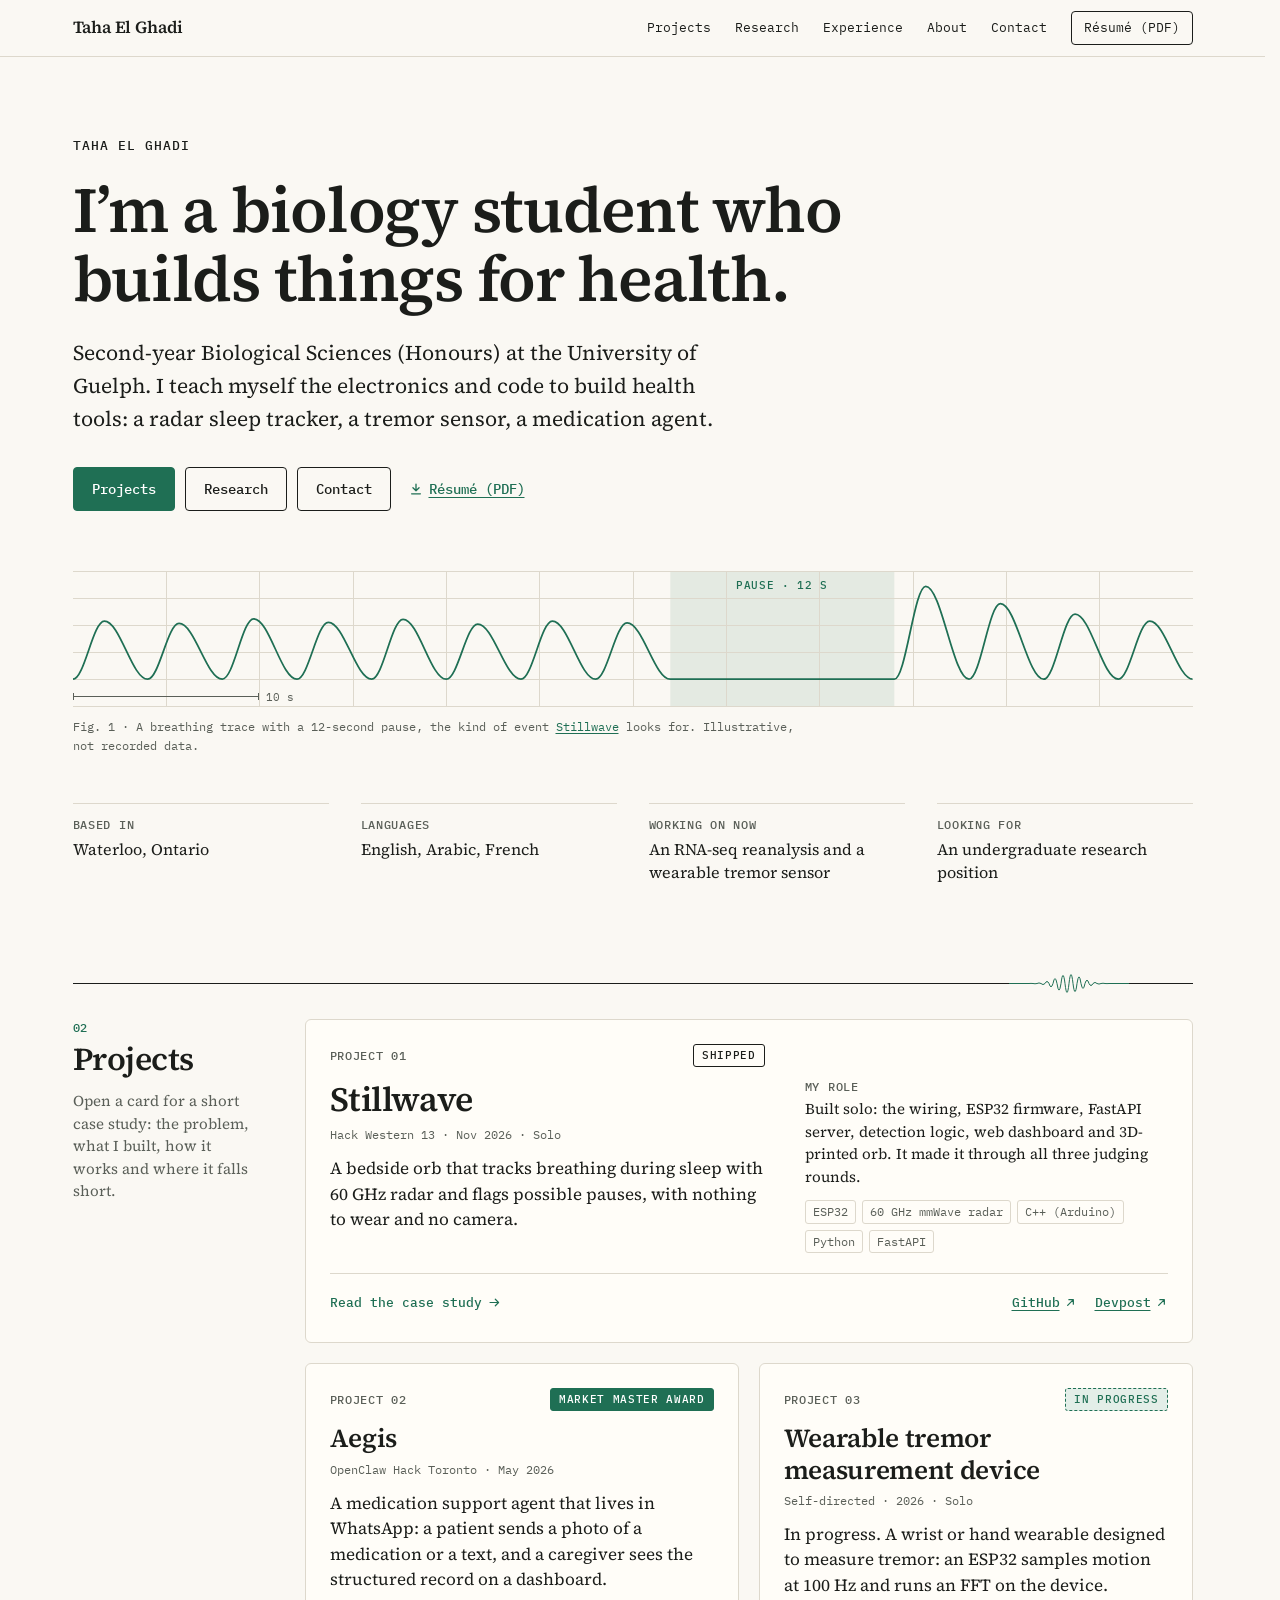
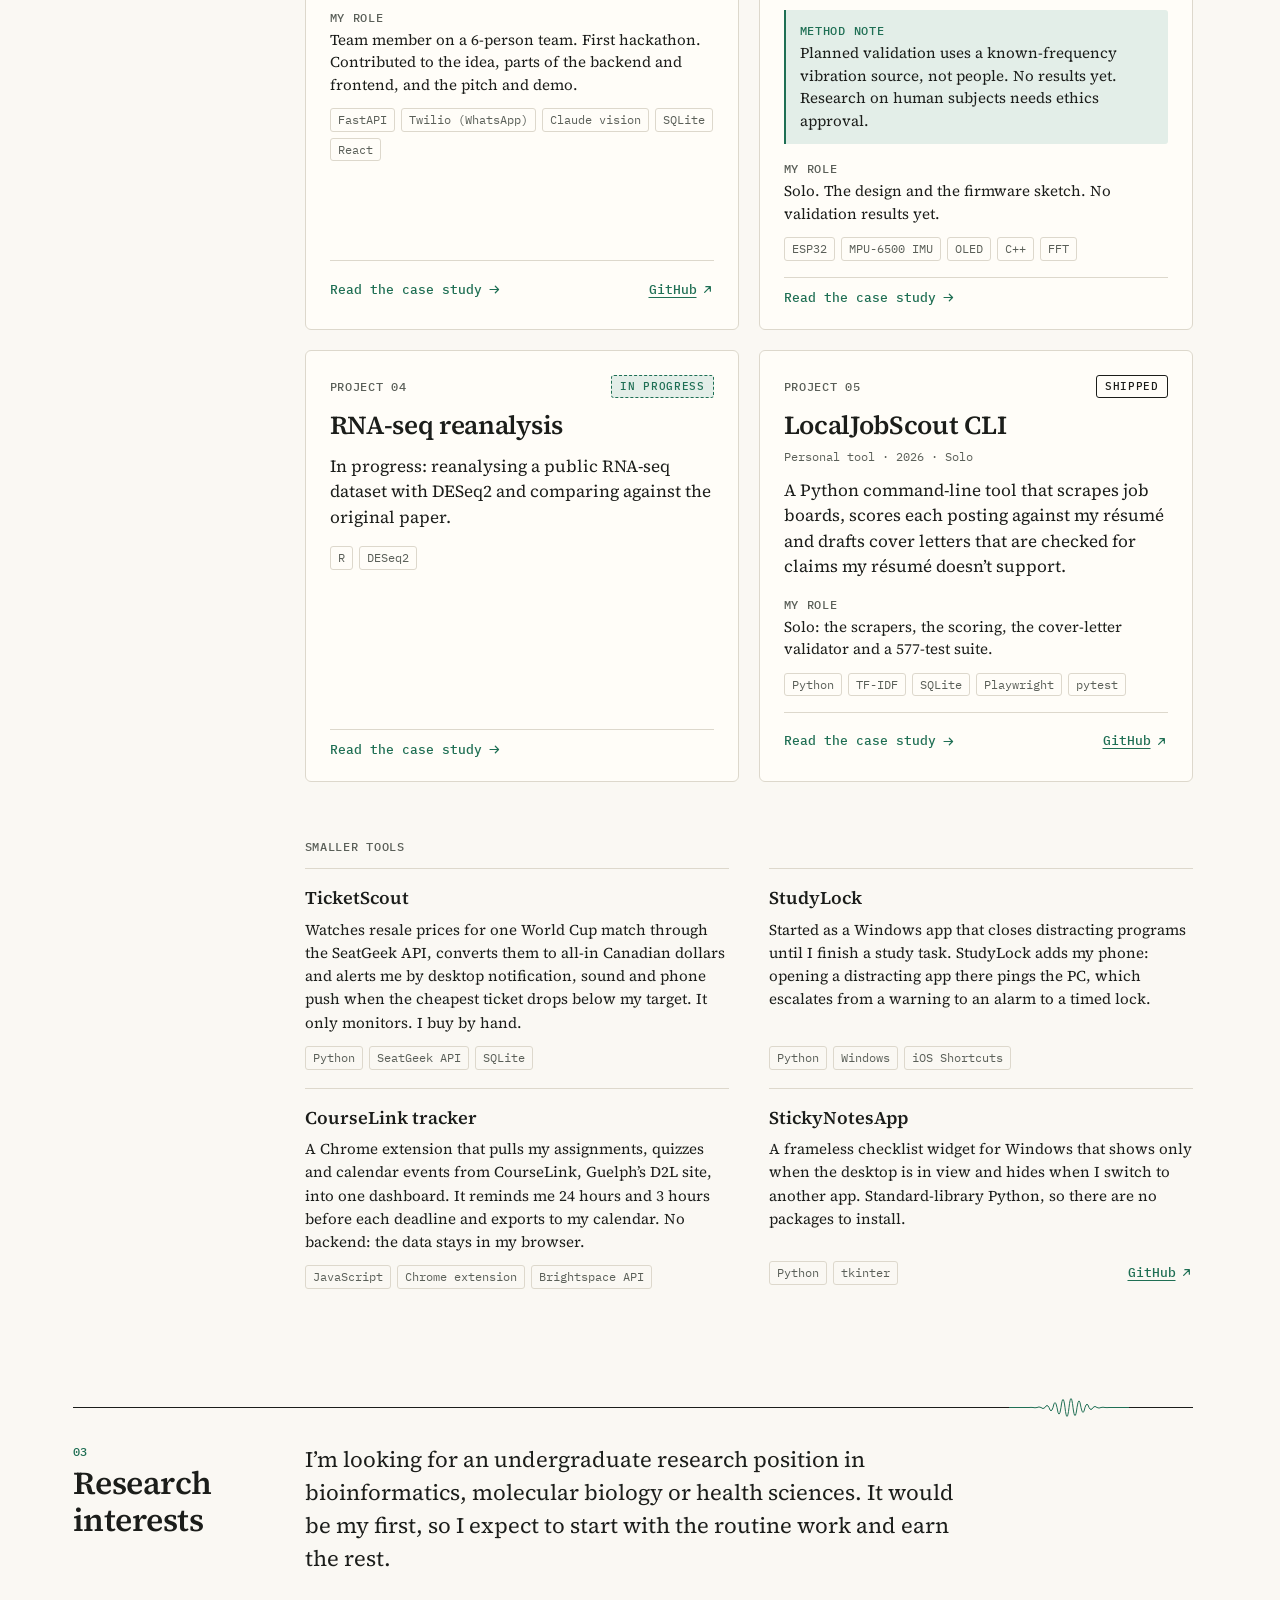
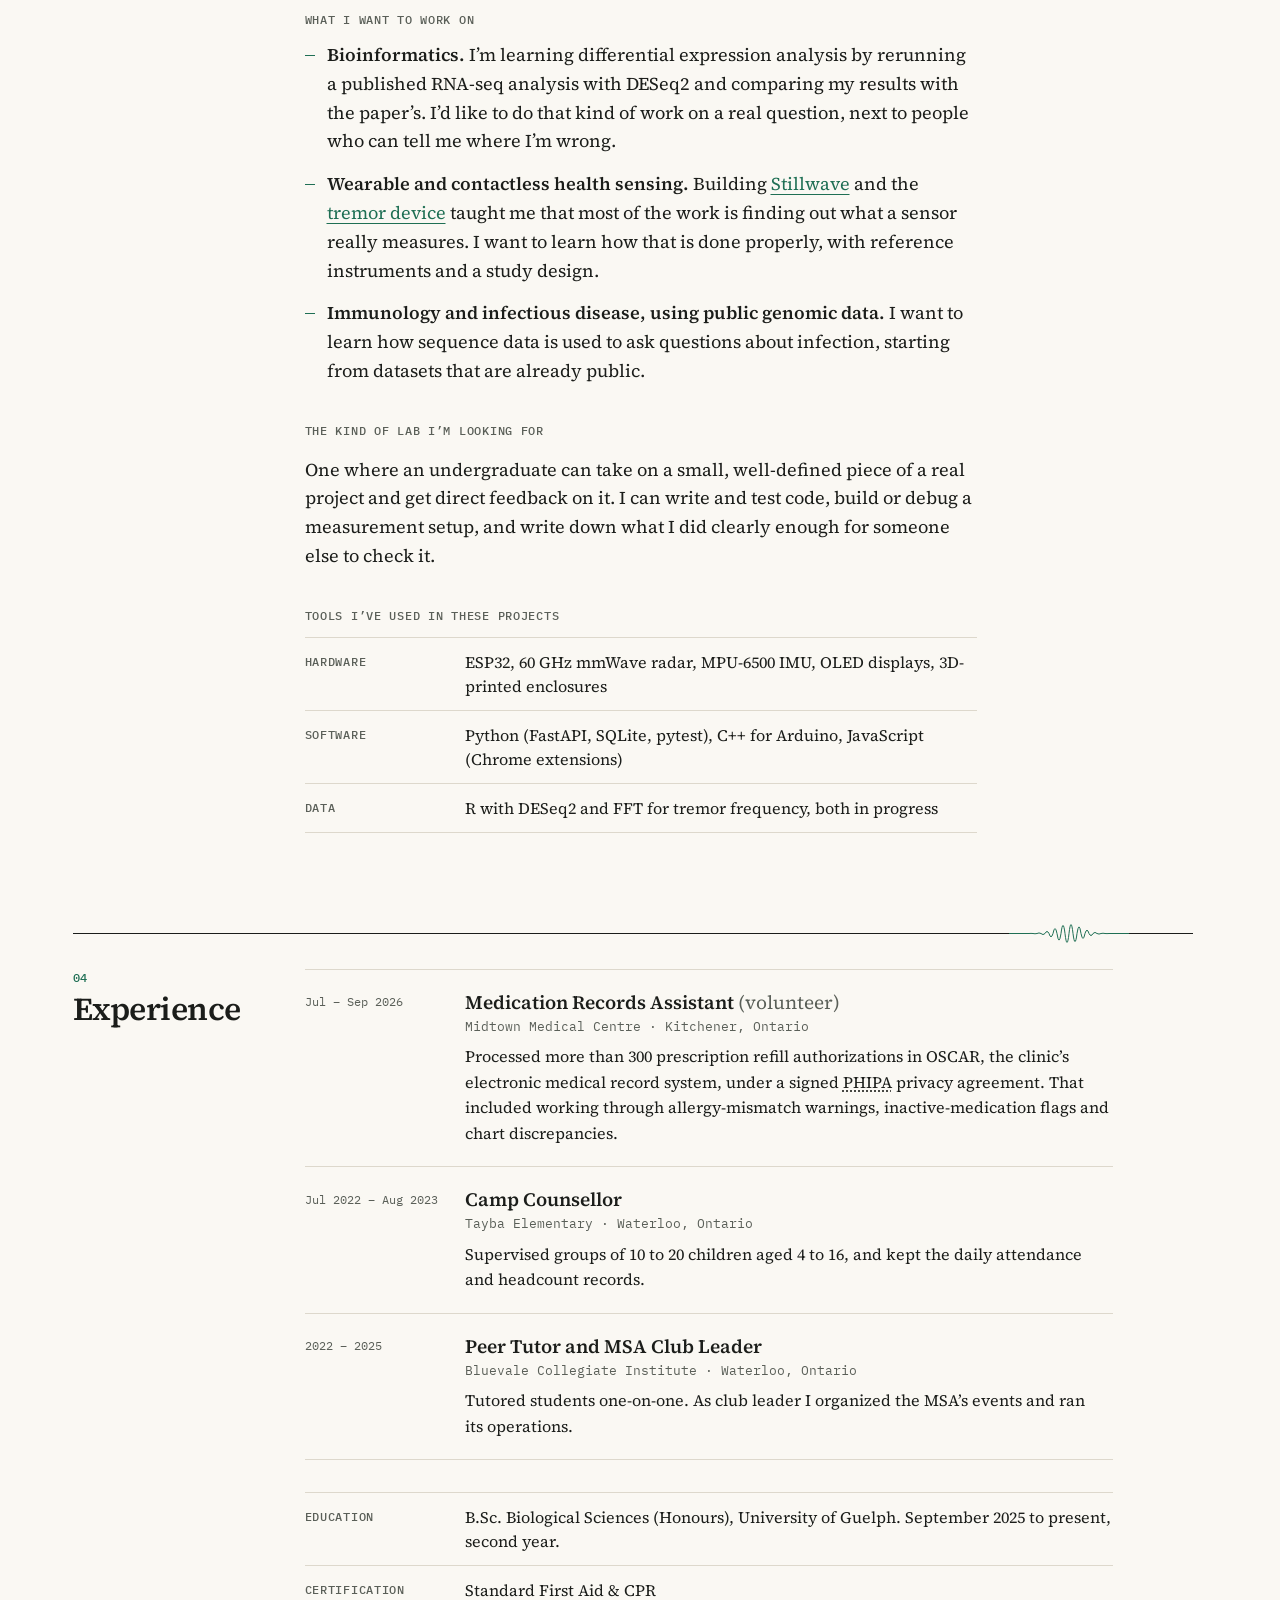
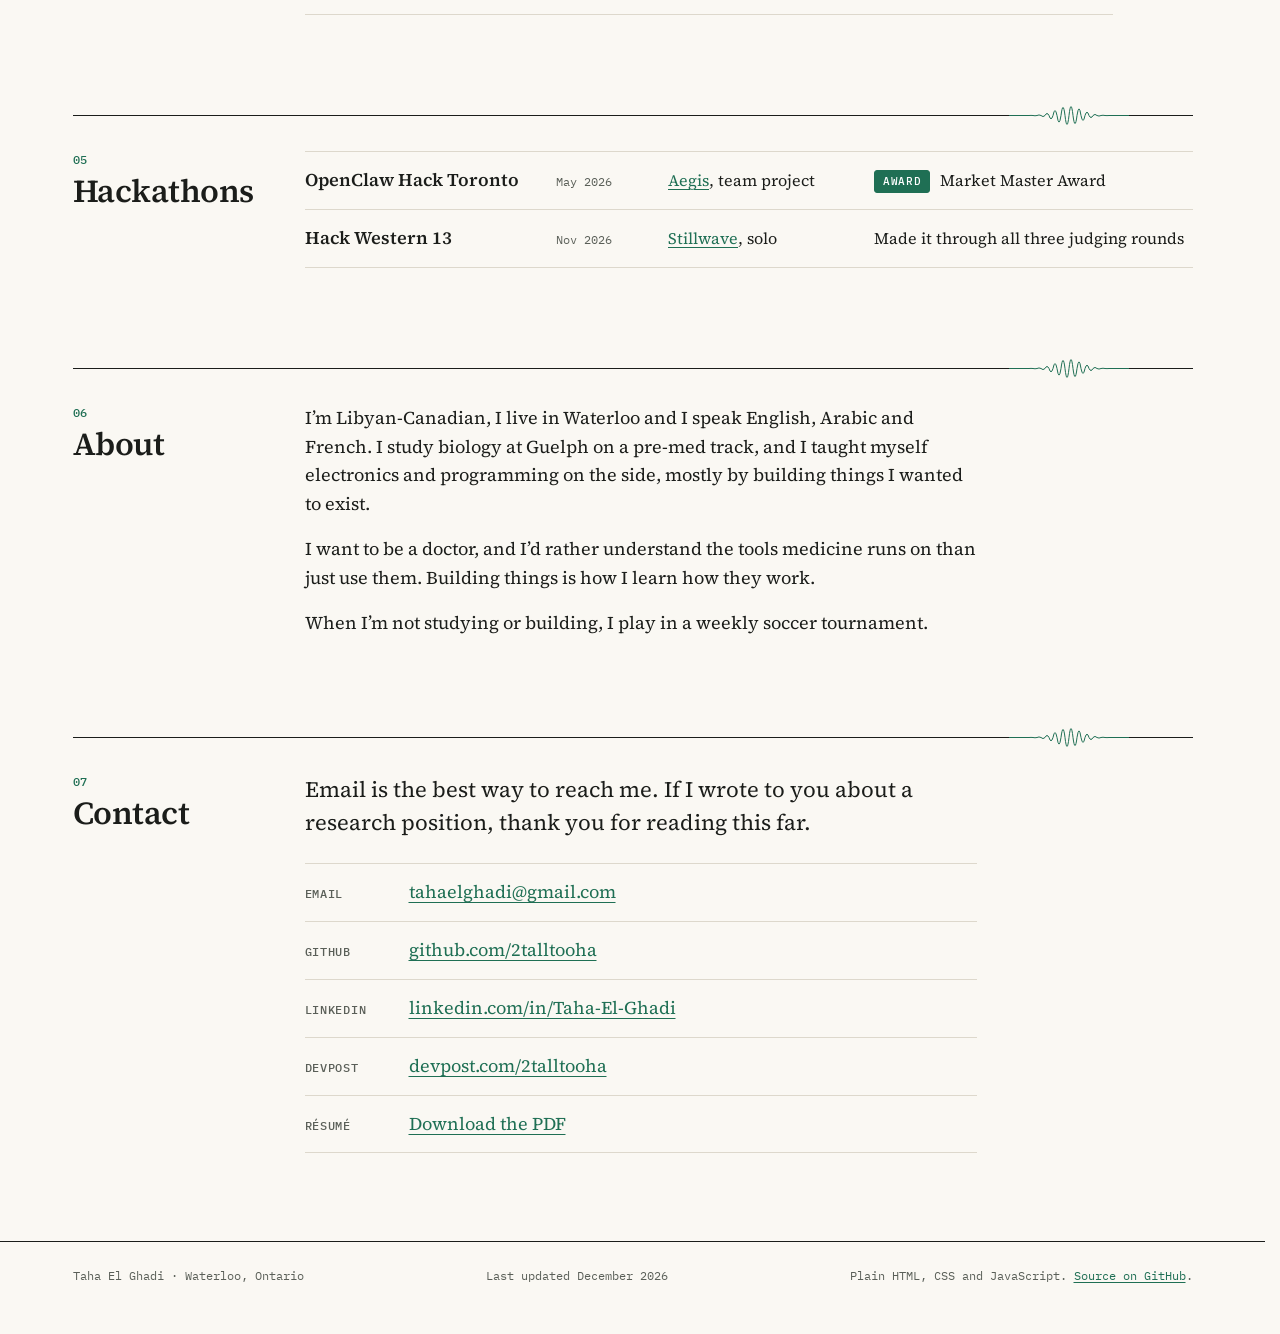
<file: index.html>
<!doctype html>
<html lang="en-CA" class="no-js">
<head>
  <meta charset="utf-8">
  <meta name="viewport" content="width=device-width, initial-scale=1">

  <!--
    ADDRESS: this page assumes the site lives at https://2talltooha.github.io/
    If your address is different, replace that text everywhere in this file,
    in 404.html, robots.txt and sitemap.xml. The README lists the steps.
  -->
  <title>Taha El Ghadi · Biology student who builds things for health</title>
  <meta name="description" content="I'm a second-year biology student at the University of Guelph. I build health hardware and software: a radar sleep tracker, a tremor sensor, a medication agent.">
  <meta name="author" content="Taha El Ghadi">
  <link rel="canonical" href="https://2talltooha.github.io/">

  <!-- Link preview (email, LinkedIn, iMessage, Slack) -->
  <meta property="og:type" content="website">
  <meta property="og:site_name" content="Taha El Ghadi">
  <meta property="og:locale" content="en_CA">
  <meta property="og:url" content="https://2talltooha.github.io/">
  <meta property="og:title" content="Taha El Ghadi: a biology student who builds things for health">
  <meta property="og:description" content="Second-year Biological Sciences (Honours) at the University of Guelph. I build health hardware and software: a radar sleep tracker, a tremor sensor, a medication agent.">
  <meta property="og:image" content="https://2talltooha.github.io/assets/img/og-image.png">
  <meta property="og:image:type" content="image/png">
  <meta property="og:image:width" content="1200">
  <meta property="og:image:height" content="630">
  <meta property="og:image:alt" content="Taha El Ghadi. I'm a biology student who builds things for health. Biological Sciences (Honours), University of Guelph.">
  <meta name="twitter:card" content="summary_large_image">

  <meta name="theme-color" content="#FAF8F3">
  <meta name="color-scheme" content="light">
  <link rel="icon" href="favicon.ico" sizes="32x32">
  <link rel="icon" href="assets/favicon.svg" type="image/svg+xml">
  <link rel="apple-touch-icon" href="assets/apple-touch-icon.png">

  <link rel="preload" href="assets/fonts/source-serif-4-latin-wght-normal.woff2" as="font" type="font/woff2" crossorigin>
  <link rel="stylesheet" href="css/style.css">

  <script>
    document.documentElement.className = 'js';
    // If data/projects.js has a typo, remember the message so the page can show it.
    window.addEventListener('error', function (event) {
      if (event && event.filename && event.filename.indexOf('data/projects.js') !== -1) {
        window.PORTFOLIO_ERROR = (event.message || 'Syntax error') + (event.lineno ? ' (line ' + event.lineno + ')' : '');
      }
    });
  </script>

  <script type="application/ld+json">
  {
    "@context": "https://schema.org",
    "@type": "Person",
    "name": "Taha El Ghadi",
    "url": "https://2talltooha.github.io/",
    "description": "Second-year Biological Sciences (Honours) student at the University of Guelph who builds health-focused hardware and software.",
    "affiliation": { "@type": "CollegeOrUniversity", "name": "University of Guelph" },
    "address": { "@type": "PostalAddress", "addressLocality": "Waterloo", "addressRegion": "ON", "addressCountry": "CA" },
    "knowsLanguage": ["en", "ar", "fr"],
    "sameAs": [
      "https://github.com/2talltooha",
      "https://www.linkedin.com/in/Taha-El-Ghadi"
    ]
  }
  </script>
</head>

<body>
  <a class="skip-link" href="#main">Skip to content</a>

  <!-- Shared drawings: the divider signal and the small icons. Drawn once, reused below. -->
  <svg class="sprite" width="0" height="0" aria-hidden="true" focusable="false">
    <defs>
      <!-- Generated by tools/make-trace.mjs (BURST) -->
      <symbol id="burst" viewBox="0 0 120 24">
        <path d="M0 12.5H20Q22 12.3 24 12.5Q26 13 28 12.5Q30 11.4 32 12.5Q34 14.7 36 12.5Q38 8.5 40 12.5Q42 19.1 44 12.5Q46 2.7 48 12.5Q50 25.7 52 12.5Q54 -3.6 56 12.5Q58 30.3 60 12.5Q62 -5.3 64 12.5Q66 28.6 68 12.5Q70 -0.7 72 12.5Q74 22.3 76 12.5Q78 5.9 80 12.5Q82 16.5 84 12.5Q86 10.3 88 12.5Q90 13.6 92 12.5Q94 12 96 12.5Q98 12.7 100 12.5H120" fill="none" stroke="currentColor" stroke-width="1" stroke-linejoin="round"/>
      </symbol>
      <symbol id="i-arrow" viewBox="0 0 16 16">
        <path d="M2.5 8h10.5M9 4l4 4-4 4" fill="none" stroke="currentColor" stroke-width="1.5" stroke-linecap="round" stroke-linejoin="round"/>
      </symbol>
      <symbol id="i-external" viewBox="0 0 16 16">
        <path d="M4.5 11.5l7-7M6 4.5h5.5V10" fill="none" stroke="currentColor" stroke-width="1.5" stroke-linecap="round" stroke-linejoin="round"/>
      </symbol>
      <symbol id="i-download" viewBox="0 0 16 16">
        <path d="M8 2.5v7.5M4.5 6.5L8 10l3.5-3.5M3 13.5h10" fill="none" stroke="currentColor" stroke-width="1.5" stroke-linecap="round" stroke-linejoin="round"/>
      </symbol>
      <symbol id="i-close" viewBox="0 0 16 16">
        <path d="M4 4l8 8M12 4l-8 8" fill="none" stroke="currentColor" stroke-width="1.5" stroke-linecap="round"/>
      </symbol>
    </defs>
  </svg>

  <!-- ============================== HEADER ============================== -->
  <header class="site-header" id="top">
    <div class="container header-inner">
      <a class="brand" href="#top">Taha El Ghadi</a>

      <button class="nav-toggle" type="button" aria-expanded="false" aria-controls="site-nav">Menu</button>

      <nav class="site-nav" id="site-nav" aria-label="Main">
        <ul>
          <li><a href="#projects">Projects</a></li>
          <li><a href="#research">Research</a></li>
          <li><a href="#experience">Experience</a></li>
          <li><a href="#about">About</a></li>
          <li><a href="#contact">Contact</a></li>
          <!-- Appears once you set `resume` in data/projects.js -->
          <li data-site-item="resume" hidden>
            <a class="nav-resume" data-site-link="resume" href="#">Résumé <span class="nowrap">(PDF)</span></a>
          </li>
        </ul>
      </nav>
    </div>
  </header>

  <main id="main">

    <!-- =============================== HERO =============================== -->
    <section class="hero" aria-labelledby="hero-title">
      <div class="container">
        <h1 class="hero-title" id="hero-title">
          <span class="hero-name">Taha El Ghadi</span>
          <span class="hero-statement">I’m a biology student who builds things for health.</span>
        </h1>

        <p class="hero-lead">Second-year Biological Sciences (Honours) at the University of Guelph. I teach myself the electronics and code to build health tools: a radar sleep tracker, a tremor sensor, a medication agent.</p>

        <div class="hero-actions">
          <a class="btn btn--primary" href="#projects">Projects</a>
          <a class="btn" href="#research">Research</a>
          <a class="btn" href="#contact">Contact</a>
          <!-- Appears once you set `resume` in data/projects.js -->
          <a class="text-link hero-resume" data-site-link="resume" data-site-item="resume" href="#" hidden>
            <svg class="icon" aria-hidden="true" focusable="false"><use href="#i-download"/></svg>
            <span>Résumé (PDF)</span>
          </a>
        </div>

        <!--
          The signal trace. It is a drawing, not data: tools/make-trace.mjs
          generates the path (HERO), and the caption says so.
        -->
        <figure class="trace">
          <div class="trace-plot" role="img" aria-label="A line trace of breathing over 60 seconds: eight regular breaths, a flat pause that lasts 12 seconds, then four deeper recovery breaths.">
            <div class="trace-inner">
              <svg class="trace-grid" viewBox="0 0 1200 120" preserveAspectRatio="none" aria-hidden="true" focusable="false">
                <rect class="trace-band" x="640" y="0" width="240" height="120"/>
                <path class="trace-gridlines" vector-effect="non-scaling-stroke" d="M100 0V120M200 0V120M300 0V120M400 0V120M500 0V120M600 0V120M700 0V120M800 0V120M900 0V120M1000 0V120M1100 0V120M0 24H1200M0 48H1200M0 72H1200M0 96H1200"/>
              </svg>
              <div class="trace-wave">
                <svg viewBox="0 0 1200 120" preserveAspectRatio="none" aria-hidden="true" focusable="false">
                  <path id="trace-path" vector-effect="non-scaling-stroke" d="M0 96C12.2 96 21.4 44 33.6 44C50.5 44 63.1 96 80 96C92.2 96 101.4 46.1 113.6 46.1C130.5 46.1 143.1 96 160 96C172.2 96 181.4 41.9 193.6 41.9C210.5 41.9 223.1 96 240 96C252.2 96 261.4 45 273.6 45C290.5 45 303.1 96 320 96C332.2 96 341.4 42.4 353.6 42.4C370.5 42.4 383.1 96 400 96C412.2 96 421.4 46.6 433.6 46.6C450.5 46.6 463.1 96 480 96C492.2 96 501.4 44 513.6 44C530.5 44 543.1 96 560 96C572.2 96 581.4 45.6 593.6 45.6C610.5 45.6 623.1 96 640 96H880C892.2 96 901.4 12.8 913.6 12.8C930.5 12.8 943.1 96 960 96C972.2 96 981.4 28.4 993.6 28.4C1010.5 28.4 1023.1 96 1040 96C1052.2 96 1061.4 37.8 1073.6 37.8C1090.5 37.8 1103.1 96 1120 96C1132.2 96 1141.4 44 1153.6 44C1170.5 44 1183.1 96 1200 96"/>
                </svg>
              </div>
              <span class="trace-label" aria-hidden="true">Pause · 12 s</span>
            </div>
            <span class="trace-scale" aria-hidden="true"><span>10&nbsp;s</span></span>
          </div>
          <figcaption>Fig. 1 · A breathing trace with a 12-second pause, the kind of event <a href="#stillwave">Stillwave</a> looks for. Illustrative, not recorded data.</figcaption>
        </figure>

        <dl class="facts">
          <div>
            <dt>Based in</dt>
            <dd>Waterloo, Ontario</dd>
          </div>
          <div>
            <dt>Languages</dt>
            <dd>English, Arabic, French</dd>
          </div>
          <div>
            <dt>Working on now</dt>
            <dd>An RNA-seq reanalysis and a wearable tremor sensor</dd>
          </div>
          <div>
            <dt>Looking for</dt>
            <dd>An undergraduate research position</dd>
          </div>
        </dl>
      </div>
    </section>

    <!-- ============================= PROJECTS ============================= -->
    <!-- The cards are built from data/projects.js. Edit that file, not this section. -->
    <section class="section" id="projects" aria-labelledby="projects-title">
      <div class="container">
        <div class="rule" aria-hidden="true"><svg class="rule-burst" viewBox="0 0 120 24" focusable="false"><use href="#burst"/></svg></div>
        <div class="section-grid">
          <header class="section-head">
            <p class="section-num">02</p>
            <h2 id="projects-title">Projects</h2>
            <p class="section-note">Open a card for a short case study: the problem, what I built, how it works and where it falls short.</p>
          </header>

          <div class="section-body">
            <div class="featured" id="featured"></div>

            <noscript>
              <p class="notice">The project list needs JavaScript to load. You can also see my work at <a href="https://github.com/2talltooha">github.com/2talltooha</a>.</p>
            </noscript>

            <div class="small-tools" id="small-tools-block" hidden>
              <h3 class="subhead" id="small-tools-title">Smaller tools</h3>
              <ul class="tool-grid" id="small-tools" aria-labelledby="small-tools-title"></ul>
            </div>
          </div>
        </div>
      </div>
    </section>

    <!-- ============================= RESEARCH ============================= -->
    <section class="section" id="research" aria-labelledby="research-title">
      <div class="container">
        <div class="rule" aria-hidden="true"><svg class="rule-burst" viewBox="0 0 120 24" focusable="false"><use href="#burst"/></svg></div>
        <div class="section-grid">
          <header class="section-head">
            <p class="section-num">03</p>
            <h2 id="research-title">Research interests</h2>
          </header>

          <div class="section-body prose">
            <p class="lede">I’m looking for an undergraduate research position in bioinformatics, molecular biology or health sciences. It would be my first, so I expect to start with the routine work and earn the rest.</p>

            <h3 class="subhead">What I want to work on</h3>
            <ul class="interests">
              <li>
                <strong>Bioinformatics.</strong>
                I’m learning differential expression analysis by rerunning a published RNA-seq analysis with DESeq2 and comparing my results with the paper’s. I’d like to do that kind of work on a real question, next to people who can tell me where I’m wrong.
              </li>
              <li>
                <strong>Wearable and contactless health sensing.</strong>
                Building <a href="#stillwave">Stillwave</a> and the <a href="#tremor-sensor">tremor device</a> taught me that most of the work is finding out what a sensor really measures. I want to learn how that is done properly, with reference instruments and a study design.
              </li>
              <li>
                <strong>Immunology and infectious disease, using public genomic data.</strong>
                I want to learn how sequence data is used to ask questions about infection, starting from datasets that are already public.
              </li>
            </ul>

            <h3 class="subhead">The kind of lab I’m looking for</h3>
            <p>One where an undergraduate can take on a small, well-defined piece of a real project and get direct feedback on it. I can write and test code, build or debug a measurement setup, and write down what I did clearly enough for someone else to check it.</p>

            <h3 class="subhead">Tools I’ve used in these projects</h3>
            <dl class="spec">
              <div>
                <dt>Hardware</dt>
                <dd>ESP32, 60&nbsp;GHz mmWave radar, MPU-6500 IMU, OLED displays, 3D-printed enclosures</dd>
              </div>
              <div>
                <dt>Software</dt>
                <dd>Python (FastAPI, SQLite, pytest), C++ for Arduino, JavaScript (Chrome extensions)</dd>
              </div>
              <div>
                <dt>Data</dt>
                <dd>R with DESeq2 and FFT for tremor frequency, both in progress</dd>
              </div>
            </dl>
          </div>
        </div>
      </div>
    </section>

    <!-- ============================ EXPERIENCE ============================ -->
    <section class="section" id="experience" aria-labelledby="experience-title">
      <div class="container">
        <div class="rule" aria-hidden="true"><svg class="rule-burst" viewBox="0 0 120 24" focusable="false"><use href="#burst"/></svg></div>
        <div class="section-grid">
          <header class="section-head">
            <p class="section-num">04</p>
            <h2 id="experience-title">Experience</h2>
          </header>

          <div class="section-body">
            <ol class="timeline">
              <!-- OPTIONAL: your Emergency Department role. It was not in your brief, so it
                   is switched off. To show it, delete the two lines that say SWITCH. -->
              <!-- SWITCH: delete this line to show the entry below
              <li class="timeline-item">
                <p class="timeline-date">Accepted Oct 2026</p>
                <div class="timeline-body">
                  <h3>Emergency Department Volunteer</h3>
                  <p class="timeline-org">Waterloo Regional Health Network · Kitchener, Ontario</p>
                  <p>Selected after an application and interview. I’m completing onboarding before my first shifts.</p>
                </div>
              </li>
              SWITCH: and delete this line too -->
              <li class="timeline-item">
                <p class="timeline-date">Jul – Sep 2026</p>
                <div class="timeline-body">
                  <h3>Medication Records Assistant <span class="timeline-kind">(volunteer)</span></h3>
                  <p class="timeline-org">Midtown Medical Centre · Kitchener, Ontario</p>
                  <p>Processed more than 300 prescription refill authorizations in OSCAR, the clinic’s electronic medical record system, under a signed <abbr title="Personal Health Information Protection Act, Ontario’s health privacy law">PHIPA</abbr> privacy agreement. That included working through allergy-mismatch warnings, inactive-medication flags and chart discrepancies.</p>
                </div>
              </li>
              <li class="timeline-item">
                <p class="timeline-date">Jul 2022 – Aug 2023</p>
                <div class="timeline-body">
                  <h3>Camp Counsellor</h3>
                  <p class="timeline-org">Tayba Elementary · Waterloo, Ontario</p>
                  <p>Supervised groups of 10 to 20 children aged 4 to 16, and kept the daily attendance and headcount records.</p>
                </div>
              </li>
              <li class="timeline-item">
                <p class="timeline-date">2022 – 2025</p>
                <div class="timeline-body">
                  <h3>Peer Tutor and MSA Club Leader</h3>
                  <p class="timeline-org">Bluevale Collegiate Institute · Waterloo, Ontario</p>
                  <p>Tutored students one-on-one. As club leader I organized the MSA’s events and ran its operations.</p>
                </div>
              </li>
            </ol>

            <dl class="spec spec--after">
              <div>
                <dt>Education</dt>
                <dd>B.Sc. Biological Sciences (Honours), University of Guelph. September 2025 to present, second year.</dd>
              </div>
              <div>
                <dt>Certification</dt>
                <dd>Standard First Aid &amp; CPR</dd>
              </div>
            </dl>
          </div>
        </div>
      </div>
    </section>

    <!-- ============================ HACKATHONS ============================ -->
    <section class="section" id="hackathons" aria-labelledby="hackathons-title">
      <div class="container">
        <div class="rule" aria-hidden="true"><svg class="rule-burst" viewBox="0 0 120 24" focusable="false"><use href="#burst"/></svg></div>
        <div class="section-grid">
          <header class="section-head">
            <p class="section-num">05</p>
            <h2 id="hackathons-title">Hackathons</h2>
          </header>

          <div class="section-body">
            <ul class="hack-list">
              <li class="hack">
                <span class="hack-event">OpenClaw Hack Toronto</span>
                <span class="hack-date">May 2026</span>
                <span class="hack-project"><a href="#aegis">Aegis</a>, team project</span>
                <span class="hack-result"><span class="badge badge--award">Award</span> Market Master Award</span>
              </li>
              <li class="hack">
                <span class="hack-event">Hack Western 13</span>
                <span class="hack-date">Nov 2026</span>
                <span class="hack-project"><a href="#stillwave">Stillwave</a>, solo</span>
                <span class="hack-result">Made it through all three judging rounds</span>
              </li>
              <!-- TREEHACKS 2027: switched off until you are accepted. To show it, delete
                   the two lines that say SWITCH, then fill in the project and result. -->
              <!-- SWITCH: delete this line to show the row below
              <li class="hack">
                <span class="hack-event">TreeHacks 2027</span>
                <span class="hack-date">2027</span>
                <span class="hack-project">Accepted</span>
                <span class="hack-result"></span>
              </li>
              SWITCH: and delete this line too -->
            </ul>
          </div>
        </div>
      </div>
    </section>

    <!-- =============================== ABOUT =============================== -->
    <section class="section" id="about" aria-labelledby="about-title">
      <div class="container">
        <div class="rule" aria-hidden="true"><svg class="rule-burst" viewBox="0 0 120 24" focusable="false"><use href="#burst"/></svg></div>
        <div class="section-grid">
          <header class="section-head">
            <p class="section-num">06</p>
            <h2 id="about-title">About</h2>
          </header>

          <div class="section-body about">
            <div class="about-text prose">
              <p>I’m Libyan-Canadian, I live in Waterloo and I speak English, Arabic and French. I study biology at Guelph on a pre-med track, and I taught myself electronics and programming on the side, mostly by building things I wanted to exist.</p>
              <p>I want to be a doctor, and I’d rather understand the tools medicine runs on than just use them. Building things is how I learn how they work.</p>
              <p>When I’m not studying or building, I play in a weekly soccer tournament.</p>
            </div>
            <!-- The photo appears once you set `photo` in data/projects.js (800 x 1000 px). -->
            <div class="about-photo" id="about-photo"></div>
          </div>
        </div>
      </div>
    </section>

    <!-- ============================== CONTACT ============================== -->
    <section class="section" id="contact" aria-labelledby="contact-title">
      <div class="container">
        <div class="rule" aria-hidden="true"><svg class="rule-burst" viewBox="0 0 120 24" focusable="false"><use href="#burst"/></svg></div>
        <div class="section-grid">
          <header class="section-head">
            <p class="section-num">07</p>
            <h2 id="contact-title">Contact</h2>
          </header>

          <div class="section-body">
            <p class="lede">Email is the best way to reach me. If I wrote to you about a research position, thank you for reading this far.</p>

            <ul class="contact-list">
              <li>
                <span class="contact-label">Email</span>
                <a href="mailto:tahaelghadi@gmail.com">tahaelghadi@gmail.com</a>
              </li>
              <li>
                <span class="contact-label">GitHub</span>
                <a href="https://github.com/2talltooha">github.com/2talltooha</a>
              </li>
              <li>
                <span class="contact-label">LinkedIn</span>
                <a href="https://www.linkedin.com/in/Taha-El-Ghadi">linkedin.com/in/Taha-El-Ghadi</a>
              </li>
              <!-- These two appear once you set `devpost` and `resume` in data/projects.js -->
              <li data-site-item="devpost" hidden>
                <span class="contact-label">Devpost</span>
                <a data-site-link="devpost" data-site-text href="#">Devpost</a>
              </li>
              <li data-site-item="resume" hidden>
                <span class="contact-label">Résumé</span>
                <a data-site-link="resume" href="#">Download the PDF</a>
              </li>
            </ul>
          </div>
        </div>
      </div>
    </section>
  </main>

  <!-- =============================== FOOTER =============================== -->
  <footer class="site-footer">
    <div class="container footer-inner">
      <p>Taha El Ghadi · Waterloo, Ontario</p>
      <p id="last-updated" hidden>Last updated <time id="last-updated-time"></time></p>
      <p>Plain HTML, CSS and JavaScript. <a href="https://github.com/2talltooha/2talltooha.github.io">Source on GitHub</a>.</p>
    </div>
  </footer>

  <!-- ============================ CASE STUDY ============================ -->
  <!-- Filled in by js/main.js when a project card is opened. -->
  <dialog class="case" id="case" aria-labelledby="case-title">
    <div class="case-bar">
      <p class="case-kicker" id="case-kicker">Case study</p>
      <button class="case-close" id="case-close" type="button">
        <span>Close</span>
        <svg class="icon" aria-hidden="true" focusable="false"><use href="#i-close"/></svg>
      </button>
    </div>
    <div class="case-scroll" id="case-scroll">
      <article class="case-article" id="case-article"></article>
      <nav class="case-nav" id="case-nav" aria-label="Other case studies"></nav>
    </div>
  </dialog>

  <script src="data/projects.js"></script>
  <script src="js/main.js"></script>
</body>
</html>
</file>
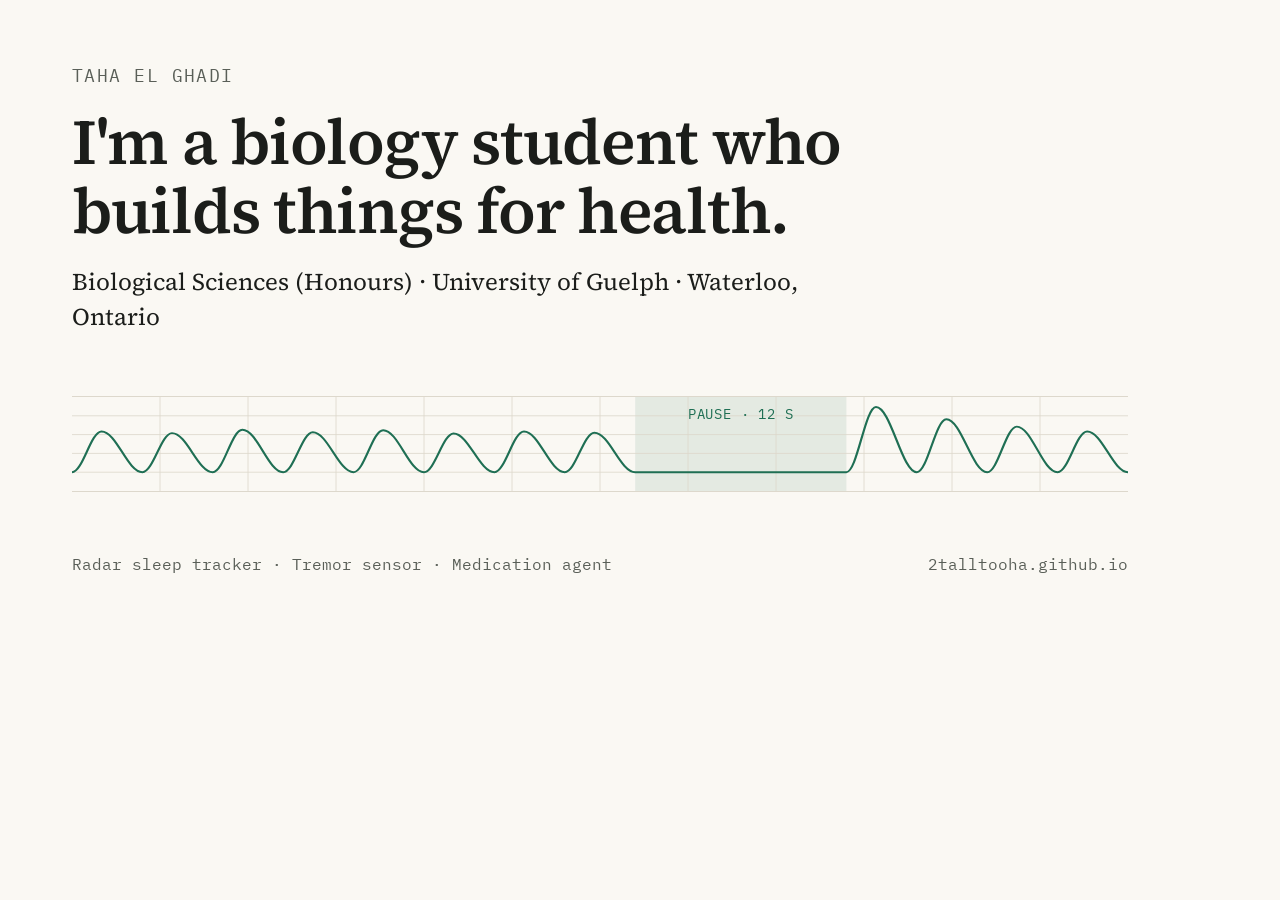
<file: tools/og-image.html>
<!doctype html>
<html lang="en">
<head>
  <meta charset="utf-8">
  <title>Open Graph image · Taha El Ghadi</title>
  <style>
    @font-face {
      font-family: "Source Serif 4";
      src: url("../assets/fonts/source-serif-4-latin-wght-normal.woff2") format("woff2");
      font-weight: 200 900;
      font-style: normal;
    }
    @font-face {
      font-family: "IBM Plex Mono";
      src: url("../assets/fonts/ibm-plex-mono-latin-400-normal.woff2") format("woff2");
      font-weight: 400;
      font-style: normal;
    }
    * { box-sizing: border-box; margin: 0; }
    html, body { width: 1200px; height: 630px; overflow: hidden; background: #FAF8F3; color: #1B1D1A; }
    body {
      font-family: "Source Serif 4", Georgia, serif;
      padding: 64px 72px 56px;
      display: flex;
      flex-direction: column;
      justify-content: space-between;
    }
    .kicker {
      font-family: "IBM Plex Mono", monospace;
      font-size: 18px;
      letter-spacing: 0.08em;
      text-transform: uppercase;
      color: #5A5F58;
    }
    h1 {
      margin-top: 20px;
      max-width: 14em;
      font-size: 64px;
      font-weight: 600;
      line-height: 1.08;
      letter-spacing: -0.02em;
    }
    .sub {
      margin-top: 20px;
      max-width: 34em;
      font-size: 24px;
      line-height: 1.45;
      color: #1B1D1A;
    }
    .trace {
      position: relative;
      height: 96px;
      border-block: 1px solid #DDD8CC;
    }
    .trace svg { position: absolute; inset: 0; width: 100%; height: 100%; }
    .band { fill: #1F6F54; opacity: 0.1; }
    .grid { fill: none; stroke: #DDD8CC; stroke-width: 1; }
    #wave { fill: none; stroke: #1F6F54; stroke-width: 2.5; stroke-linecap: round; stroke-linejoin: round; }
    .label {
      position: absolute;
      top: 8px;
      left: 63.333%;
      transform: translateX(-50%);
      font-family: "IBM Plex Mono", monospace;
      font-size: 14px;
      letter-spacing: 0.06em;
      text-transform: uppercase;
      color: #1F6F54;
    }
    .foot {
      display: flex;
      justify-content: space-between;
      align-items: baseline;
      font-family: "IBM Plex Mono", monospace;
      font-size: 16px;
      color: #5A5F58;
    }
  </style>
</head>
<body>
  <div>
    <p class="kicker">Taha El Ghadi</p>
    <h1>I'm a biology student who builds things for health.</h1>
    <p class="sub">Biological Sciences (Honours) · University of Guelph · Waterloo, Ontario</p>
  </div>
  <div class="trace" aria-hidden="true">
    <svg viewBox="0 0 1200 120" preserveAspectRatio="none">
      <rect class="band" x="640" y="0" width="240" height="120"/>
      <path class="grid" d="M100 0V120M200 0V120M300 0V120M400 0V120M500 0V120M600 0V120M700 0V120M800 0V120M900 0V120M1000 0V120M1100 0V120M0 24H1200M0 48H1200M0 72H1200M0 96H1200"/>
      <path id="wave" d="M0 96C12.2 96 21.4 44 33.6 44C50.5 44 63.1 96 80 96C92.2 96 101.4 46.1 113.6 46.1C130.5 46.1 143.1 96 160 96C172.2 96 181.4 41.9 193.6 41.9C210.5 41.9 223.1 96 240 96C252.2 96 261.4 45 273.6 45C290.5 45 303.1 96 320 96C332.2 96 341.4 42.4 353.6 42.4C370.5 42.4 383.1 96 400 96C412.2 96 421.4 46.6 433.6 46.6C450.5 46.6 463.1 96 480 96C492.2 96 501.4 44 513.6 44C530.5 44 543.1 96 560 96C572.2 96 581.4 45.6 593.6 45.6C610.5 45.6 623.1 96 640 96H880C892.2 96 901.4 12.8 913.6 12.8C930.5 12.8 943.1 96 960 96C972.2 96 981.4 28.4 993.6 28.4C1010.5 28.4 1023.1 96 1040 96C1052.2 96 1061.4 37.8 1073.6 37.8C1090.5 37.8 1103.1 96 1120 96C1132.2 96 1141.4 44 1153.6 44C1170.5 44 1183.1 96 1200 96"/>
    </svg>
    <span class="label">Pause · 12 s</span>
  </div>
  <p class="foot">
    <span>Radar sleep tracker · Tremor sensor · Medication agent</span>
    <span>2talltooha.github.io</span>
  </p>
</body>
</html>
</file>
<file: css/style.css>
/* ==========================================================================
   Taha El Ghadi · portfolio
   "Notebook" direction: warm paper, serif text, mono labels, one green accent.

   Contents
     1. Fonts            6. Sections           11. Footer
     2. Colours, sizes   7. Project cards      12. Case study panel
     3. Base             8. Smaller tools      13. Preview helpers
     4. Header           9. Text sections      14. Motion and print
     5. Hero            10. Lists and tables
   ========================================================================== */

/* 1. Fonts ----------------------------------------------------------------
   Self-hosted, SIL Open Font License. Licence texts sit next to the files. */

@font-face {
  font-family: "Source Serif 4";
  src: url("../assets/fonts/source-serif-4-latin-wght-normal.woff2") format("woff2");
  font-weight: 200 900;
  font-style: normal;
  font-display: swap;
}

@font-face {
  font-family: "Source Serif 4";
  src: url("../assets/fonts/source-serif-4-latin-wght-italic.woff2") format("woff2");
  font-weight: 200 900;
  font-style: italic;
  font-display: swap;
}

@font-face {
  font-family: "IBM Plex Mono";
  src: url("../assets/fonts/ibm-plex-mono-latin-400-normal.woff2") format("woff2");
  font-weight: 400;
  font-style: normal;
  font-display: swap;
}

@font-face {
  font-family: "IBM Plex Mono";
  src: url("../assets/fonts/ibm-plex-mono-latin-500-normal.woff2") format("woff2");
  font-weight: 500;
  font-style: normal;
  font-display: swap;
}

/* 2. Colours and sizes -----------------------------------------------------
   Change a colour here and it changes everywhere. Contrast on paper:
   ink 16:1, muted 6.2:1, accent 5.7:1 (WCAG AA needs 4.5:1). */

:root {
  --paper: #FAF8F3;
  --card: #FFFDF8;
  --ink: #1B1D1A;
  --muted: #5A5F58;
  --rule: #DDD8CC;
  --accent: #1F6F54;
  --accent-strong: #17573F;
  --tint: #E3EEE8;
  --flag: #FFE9A6;

  --serif: "Source Serif 4", Georgia, "Times New Roman", serif;
  --mono: "IBM Plex Mono", ui-monospace, "Cascadia Mono", Consolas, "Liberation Mono", monospace;

  --container: 70rem;
  --gutter: clamp(1.25rem, 5vw, 2.5rem);
  --header-h: 3.5rem;
  --radius: 6px;
  --radius-s: 3px;
}

/* 3. Base ------------------------------------------------------------------ */

*,
*::before,
*::after {
  box-sizing: border-box;
}

html {
  color-scheme: light;
  -webkit-text-size-adjust: 100%;
  text-size-adjust: 100%;
  scroll-padding-top: calc(var(--header-h) + 1rem);
  scrollbar-gutter: stable;
}

html.is-locked {
  overflow: hidden;
}

body {
  margin: 0;
  background: var(--paper);
  color: var(--ink);
  font-family: var(--serif);
  font-size: 1.0625rem;
  line-height: 1.6;
  -webkit-font-smoothing: antialiased;
  -moz-osx-font-smoothing: grayscale;
  text-rendering: optimizeLegibility;
}

@media (min-width: 48rem) {
  body {
    font-size: 1.125rem;
  }
}

h1,
h2,
h3,
h4,
p,
ul,
ol,
dl,
dd,
figure {
  margin: 0;
}

ul,
ol {
  padding: 0;
  list-style: none;
}

img,
svg,
video {
  display: block;
  max-width: 100%;
}

img,
video {
  height: auto;
}

a {
  color: var(--accent);
  text-decoration-line: underline;
  text-decoration-thickness: 1px;
  text-underline-offset: 0.2em;
}

a:hover {
  color: var(--accent-strong);
  text-decoration-thickness: 2px;
}

:focus-visible {
  outline: 2px solid var(--accent);
  outline-offset: 3px;
  border-radius: 2px;
}

strong {
  font-weight: 600;
}

abbr[title] {
  text-decoration: underline dotted;
  text-underline-offset: 0.2em;
  cursor: help;
}

::selection {
  background: var(--tint);
}

[hidden] {
  display: none !important;
}

.container {
  width: 100%;
  max-width: calc(var(--container) + 2 * var(--gutter));
  margin-inline: auto;
  padding-inline: var(--gutter);
}

.nowrap {
  white-space: nowrap;
}

.sprite {
  position: absolute;
}

.icon {
  flex: none;
  width: 1em;
  height: 1em;
}

.skip-link {
  position: absolute;
  top: -5rem;
  left: 0.75rem;
  z-index: 100;
  padding: 0.75rem 1rem;
  background: var(--ink);
  color: var(--paper);
  font: 500 0.8125rem/1 var(--mono);
  text-decoration: none;
  border-radius: var(--radius-s);
}

.skip-link:focus {
  top: 0.75rem;
  color: var(--paper);
}

/* Small mono label, used all over the page */
.section-num,
.subhead,
.card-index,
.label,
.note-label,
.facts dt,
.spec dt,
.contact-label,
.case-kicker,
.case-section h3,
.case-nav .dir {
  font-family: var(--mono);
  font-size: 0.75rem;
  font-weight: 500;
  line-height: 1.5;
  letter-spacing: 0.06em;
  text-transform: uppercase;
  color: var(--muted);
}

/* 4. Header ---------------------------------------------------------------- */

.site-header {
  position: sticky;
  top: 0;
  z-index: 50;
  background: var(--paper);
  border-bottom: 1px solid var(--rule);
}

.header-inner {
  position: relative;
  display: flex;
  align-items: center;
  justify-content: space-between;
  gap: 1rem;
  min-height: var(--header-h);
}

.brand {
  padding-block: 0.5rem;
  color: var(--ink);
  font-size: 1.0625rem;
  font-weight: 600;
  letter-spacing: -0.01em;
  text-decoration: none;
}

.brand:hover {
  color: var(--accent);
  text-decoration: none;
}

.site-nav ul {
  display: flex;
  flex-wrap: wrap;
  align-items: center;
  gap: 0 1.5rem;
}

.site-nav a {
  display: inline-block;
  padding-block: 0.625rem;
  color: var(--ink);
  font: 400 0.8125rem/1.2 var(--mono);
  text-decoration: none;
}

.site-nav a:hover,
.site-nav a[aria-current="true"] {
  color: var(--accent);
  text-decoration: underline;
  text-decoration-thickness: 1px;
  text-underline-offset: 0.4em;
}

.site-nav .nav-resume {
  padding: 0.5rem 0.75rem;
  border: 1px solid var(--ink);
  border-radius: 4px;
}

.site-nav .nav-resume:hover {
  background: var(--ink);
  color: var(--paper);
  text-decoration: none;
}

.nav-toggle {
  display: none;
}

@media (max-width: 47.99rem) {
  .no-js .header-inner {
    flex-wrap: wrap;
    padding-block: 0.375rem;
  }

  .js .nav-toggle {
    display: inline-flex;
    align-items: center;
    min-height: 2.5rem;
    padding: 0 0.875rem;
    background: none;
    color: var(--ink);
    font: 500 0.8125rem/1 var(--mono);
    border: 1px solid var(--ink);
    border-radius: 4px;
    cursor: pointer;
  }

  .js .nav-toggle[aria-expanded="true"] {
    background: var(--ink);
    color: var(--paper);
  }

  .js .site-nav {
    display: none;
    position: absolute;
    top: 100%;
    right: 0;
    left: 0;
    padding: 0.25rem var(--gutter) 0.75rem;
    background: var(--paper);
    border-bottom: 1px solid var(--ink);
    box-shadow: 0 1rem 1.5rem -1rem rgba(27, 29, 26, 0.25);
  }

  .js .site-nav.is-open {
    display: block;
  }

  .js .site-nav ul {
    flex-direction: column;
    align-items: stretch;
    gap: 0;
  }

  .js .site-nav li + li {
    border-top: 1px solid var(--rule);
  }

  .js .site-nav a,
  .js .site-nav .nav-resume {
    display: block;
    padding: 0.9375rem 0;
    font-size: 0.9375rem;
    border: 0;
    border-radius: 0;
  }

  .js .site-nav .nav-resume:hover {
    background: none;
    color: var(--accent);
  }
}

/* 5. Hero ------------------------------------------------------------------ */

.hero {
  padding-block: clamp(2.5rem, 7vw, 5rem) clamp(3rem, 8vw, 5.5rem);
}

.hero-title {
  display: flex;
  flex-direction: column;
  gap: clamp(0.875rem, 2vw, 1.25rem);
  font-weight: inherit;
}

.hero-name {
  color: var(--ink);
  font: 500 0.8125rem/1.4 var(--mono);
  letter-spacing: 0.08em;
  text-transform: uppercase;
}

.hero-statement {
  max-width: 13em;
  font-size: clamp(2.125rem, 1.3rem + 4.2vw, 4rem);
  font-weight: 600;
  line-height: 1.08;
  letter-spacing: -0.02em;
  text-wrap: balance;
}

.hero-lead {
  max-width: 41rem;
  margin-top: clamp(1.125rem, 2.5vw, 1.5rem);
  font-size: clamp(1.125rem, 1.05rem + 0.45vw, 1.3125rem);
  line-height: 1.55;
  text-wrap: pretty;
}

.hero-actions {
  display: flex;
  flex-wrap: wrap;
  align-items: center;
  gap: 0.625rem;
  margin-top: clamp(1.5rem, 3vw, 2rem);
}

.btn {
  display: inline-flex;
  align-items: center;
  justify-content: center;
  gap: 0.5rem;
  min-height: 2.75rem;
  padding: 0 1.125rem;
  background: transparent;
  color: var(--ink);
  font: 500 0.875rem/1 var(--mono);
  text-decoration: none;
  border: 1px solid var(--ink);
  border-radius: 4px;
  transition: background-color 0.15s, color 0.15s, border-color 0.15s;
}

.btn:hover {
  background: var(--ink);
  color: var(--paper);
  text-decoration: none;
}

.btn--primary {
  background: var(--accent);
  color: #FFFFFF;
  border-color: var(--accent);
}

.btn--primary:hover {
  background: var(--accent-strong);
  color: #FFFFFF;
  border-color: var(--accent-strong);
}

.text-link {
  display: inline-flex;
  align-items: center;
  gap: 0.375rem;
  font: 500 0.875rem/1.2 var(--mono);
}

.hero-resume {
  min-height: 2.75rem;
  margin-left: 0.5rem;
}

/* The signal trace */

.trace {
  margin-top: clamp(2.25rem, 6vw, 3.75rem);
}

.trace-plot {
  --trace-zoom: 1;
  --trace-shift: 0%;
  position: relative;
  height: clamp(6rem, 13vw, 8.5rem);
  overflow: hidden;
  border-block: 1px solid var(--rule);
}

.trace-inner {
  position: relative;
  width: calc(100% * var(--trace-zoom));
  height: 100%;
  transform: translateX(calc(-1 * var(--trace-shift)));
}

.trace-grid,
.trace-wave,
.trace-wave svg {
  position: absolute;
  inset: 0;
  width: 100%;
  height: 100%;
}

.trace-band {
  fill: var(--accent);
  opacity: 0.1;
}

.trace-gridlines {
  fill: none;
  stroke: var(--rule);
  stroke-width: 1;
  shape-rendering: crispEdges;
}

#trace-path {
  fill: none;
  stroke: var(--accent);
  stroke-width: 1.75;
  stroke-linecap: round;
  stroke-linejoin: round;
}

/* 63.33% is the middle of the pause: (32 s + 44 s) / 2 out of 60 s */
.trace-label {
  position: absolute;
  top: 0.5rem;
  left: 63.333%;
  transform: translateX(-50%);
  color: var(--accent);
  font: 500 0.6875rem/1 var(--mono);
  letter-spacing: 0.06em;
  text-transform: uppercase;
  white-space: nowrap;
}

/* Scale bar: 10 s is one sixth of the 60 s shown */
.trace-scale {
  position: absolute;
  bottom: 0.375rem;
  left: 0;
  width: calc(100% / 6 * var(--trace-zoom));
  height: 0.4375rem;
  background: linear-gradient(var(--muted), var(--muted)) center / 100% 1px no-repeat;
  border-inline: 1px solid var(--muted);
}

.trace-scale span {
  position: absolute;
  top: 50%;
  left: calc(100% + 0.5rem);
  transform: translateY(-50%);
  color: var(--muted);
  font: 400 0.6875rem/1 var(--mono);
  white-space: nowrap;
}

.trace figcaption {
  max-width: 46rem;
  margin-top: 0.625rem;
  color: var(--muted);
  font: 400 0.75rem/1.6 var(--mono);
}

/* On phones, zoom in on the pause instead of squeezing all 60 s in */
@media (max-width: 47.99rem) {
  .trace-plot {
    --trace-zoom: 1.8;
    --trace-shift: 25.4%;
  }
}

.facts {
  display: grid;
  grid-template-columns: repeat(2, minmax(0, 1fr));
  gap: 1.25rem 1.5rem;
  margin-top: clamp(2rem, 5vw, 3rem);
}

.facts > div {
  padding-top: 0.75rem;
  border-top: 1px solid var(--rule);
}

.facts dd {
  margin-top: 0.25rem;
  font-size: 1rem;
  line-height: 1.4;
}

@media (min-width: 48rem) {
  .facts {
    grid-template-columns: repeat(4, minmax(0, 1fr));
    gap: 2rem;
  }
}

/* 6. Sections -------------------------------------------------------------- */

.section {
  padding-bottom: clamp(3rem, 8vw, 5.5rem);
}

/* Divider: an ink rule with a short tremor-like burst near the right end.
   The rule sits on pixel row 12 so it lines up with the drawing. */
.rule {
  display: flex;
  align-items: flex-start;
  height: 24px;
  color: var(--accent);
}

.rule::before,
.rule::after {
  content: "";
  height: 1px;
  margin-top: 12px;
  background: var(--ink);
}

.rule::before {
  flex: 1 1 auto;
}

.rule::after {
  flex: 0 0 clamp(1rem, 6vw, 4rem);
}

.rule-burst {
  flex: none;
  width: 120px;
  height: 24px;
}

.section-grid {
  display: grid;
  gap: 1.5rem;
  padding-top: 1rem;
}

.section-head h2 {
  margin-top: 0.25rem;
  font-size: clamp(1.625rem, 1.4rem + 1vw, 2rem);
  font-weight: 600;
  line-height: 1.15;
  letter-spacing: -0.015em;
  text-wrap: balance;
}

.section-num {
  color: var(--accent);
}

.section-note {
  max-width: 30rem;
  margin-top: 0.75rem;
  color: var(--muted);
  font-size: 0.9375rem;
  line-height: 1.5;
}

.section-body {
  min-width: 0;
}

@media (min-width: 60rem) {
  .section-grid {
    grid-template-columns: 11rem minmax(0, 1fr);
    column-gap: 3.5rem;
    padding-top: 1.5rem;
  }
}

.subhead {
  color: var(--muted);
}

.notice {
  padding: 1rem 1.125rem;
  background: var(--card);
  font-size: 1rem;
  border: 1px solid var(--ink);
  border-radius: var(--radius);
}

.notice code {
  font: 400 0.875em var(--mono);
}

/* 7. Project cards ---------------------------------------------------------- */

.featured {
  display: grid;
  gap: 1.25rem;
}

.card {
  position: relative;
  display: flex;
  flex-direction: column;
  min-width: 0;
  background: var(--card);
  border: 1px solid var(--rule);
  border-radius: var(--radius);
  transition: border-color 0.15s;
}

.card:hover {
  border-color: var(--ink);
}

.card-media {
  overflow: hidden;
  background: var(--paper);
  border-bottom: 1px solid var(--rule);
  border-radius: 5px 5px 0 0;
}

.card-media img,
.card-media video {
  width: 100%;
  aspect-ratio: 16 / 10;
  object-fit: cover;
}

.card-body {
  display: flex;
  flex: 1;
  flex-direction: column;
  gap: 1rem;
  padding: clamp(1.125rem, 3vw, 1.5rem);
}

.card-main,
.card-meta {
  display: flex;
  flex-direction: column;
  gap: 0.75rem;
  min-width: 0;
}

.card-top {
  display: flex;
  align-items: center;
  justify-content: space-between;
  gap: 0.75rem;
}

.card-title {
  font-size: clamp(1.375rem, 1.25rem + 0.6vw, 1.625rem);
  font-weight: 600;
  line-height: 1.2;
  letter-spacing: -0.012em;
  text-wrap: balance;
}

.card-title a {
  color: inherit;
  text-decoration: none;
}

/* The title link stretches over the whole card, so the card is one big target */
.card-title a::after {
  content: "";
  position: absolute;
  inset: 0;
  border-radius: var(--radius);
}

.card-title a:focus-visible {
  outline: none;
}

.card-title a:focus-visible::after {
  outline: 2px solid var(--accent);
  outline-offset: 3px;
}

.card:hover .card-title a {
  color: var(--accent);
}

.card-context {
  margin-top: -0.375rem;
  color: var(--muted);
  font: 400 0.75rem/1.5 var(--mono);
}

.card-hook {
  font-size: 1.0625rem;
  line-height: 1.5;
  text-wrap: pretty;
}

.card-role {
  font-size: 0.9375rem;
  line-height: 1.5;
}

.label {
  display: block;
  margin-bottom: 0.125rem;
}

.tags {
  display: flex;
  flex-wrap: wrap;
  gap: 0.375rem;
}

.tag {
  padding: 0.1875rem 0.4375rem;
  color: var(--muted);
  font: 400 0.75rem/1.3 var(--mono);
  border: 1px solid var(--rule);
  border-radius: var(--radius-s);
}

.card-foot {
  display: flex;
  flex-wrap: wrap;
  align-items: center;
  justify-content: space-between;
  gap: 0.25rem 1.25rem;
  margin-top: auto;
  padding-top: 0.75rem;
  border-top: 1px solid var(--rule);
}

.card-open {
  display: inline-flex;
  align-items: center;
  gap: 0.375rem;
  color: var(--accent);
  font: 500 0.8125rem/1.2 var(--mono);
}

.card-open .icon {
  transition: transform 0.15s;
}

.card:hover .card-open .icon {
  transform: translateX(3px);
}

/* Links sit above the stretched title link so they stay clickable */
.link-row {
  position: relative;
  z-index: 1;
  display: flex;
  flex-wrap: wrap;
  gap: 0 1.125rem;
}

.link-row a {
  display: inline-flex;
  align-items: center;
  gap: 0.25rem;
  min-height: 2rem;
  font: 500 0.8125rem/1.2 var(--mono);
}

/* Status badges: only ink and the accent */
.badge {
  display: inline-block;
  padding: 0.3125rem 0.5rem;
  font: 500 0.6875rem/1 var(--mono);
  letter-spacing: 0.06em;
  text-transform: uppercase;
  white-space: nowrap;
  border: 1px solid transparent;
  border-radius: var(--radius-s);
}

.badge--shipped {
  color: var(--ink);
  border-color: var(--ink);
}

.badge--award {
  background: var(--accent);
  color: #FFFFFF;
  border-color: var(--accent);
}

.badge--progress {
  background: var(--tint);
  color: var(--accent);
  border: 1px dashed var(--accent);
}

.note {
  padding: 0.75rem 0.875rem;
  background: var(--tint);
  font-size: 0.9375rem;
  line-height: 1.5;
  border-left: 2px solid var(--accent);
  border-radius: 0 var(--radius-s) var(--radius-s) 0;
}

.note-label {
  margin-bottom: 0.125rem;
  color: var(--accent);
}

@media (min-width: 44rem) {
  .featured {
    grid-template-columns: repeat(2, minmax(0, 1fr));
  }

  .card--lead {
    grid-column: 1 / -1;
  }

  /* Lead card with a picture: picture left, text right */
  .card--lead.has-media {
    display: grid;
    grid-template-columns: minmax(0, 1.15fr) minmax(0, 1fr);
  }

  .card--lead.has-media .card-media {
    border-right: 1px solid var(--rule);
    border-bottom: 0;
    border-radius: 5px 0 0 5px;
  }

  .card--lead.has-media .card-media img,
  .card--lead.has-media .card-media video,
  .card--lead.has-media .card-media .slot {
    height: 100%;
    min-height: 18rem;
    aspect-ratio: auto;
  }

  /* Lead card without a picture: two columns of text */
  .card--lead:not(.has-media) .card-body {
    display: grid;
    grid-template-columns: minmax(0, 1.2fr) minmax(0, 1fr);
    gap: 1.25rem 2.5rem;
  }

  .card--lead:not(.has-media) .card-meta {
    padding-top: 2.125rem;
  }

  .card--lead:not(.has-media) .card-foot {
    grid-column: 1 / -1;
  }

  .card--lead .card-title {
    font-size: clamp(1.625rem, 1.3rem + 1.2vw, 2.125rem);
  }
}

/* 8. Smaller tools ---------------------------------------------------------- */

.small-tools {
  margin-top: clamp(2.5rem, 6vw, 3.5rem);
}

.tool-grid {
  display: grid;
  column-gap: 2.5rem;
  margin-top: 0.75rem;
}

.tool {
  display: flex;
  flex-direction: column;
  gap: 0.5rem;
  padding-block: 1.125rem;
  border-top: 1px solid var(--rule);
}

.tool-title {
  font-size: 1.125rem;
  font-weight: 600;
  line-height: 1.25;
}

.tool-text {
  font-size: 0.9375rem;
  line-height: 1.55;
}

.tool-foot {
  display: flex;
  flex-wrap: wrap;
  align-items: center;
  justify-content: space-between;
  gap: 0.25rem 1rem;
  margin-top: auto;
  padding-top: 0.25rem;
}

@media (min-width: 44rem) {
  .tool-grid {
    grid-template-columns: repeat(2, minmax(0, 1fr));
  }
}

/* 9. Text sections ---------------------------------------------------------- */

.prose {
  max-width: 42rem;
}

.prose > * + * {
  margin-top: 1rem;
}

.prose p {
  text-wrap: pretty;
}

.lede {
  max-width: 42rem;
  font-size: clamp(1.1875rem, 1.1rem + 0.4vw, 1.375rem);
  line-height: 1.5;
  text-wrap: pretty;
}

.prose > .subhead {
  margin-top: 2.25rem;
}

.interests {
  display: grid;
  gap: 0.875rem;
}

.prose > .interests,
.prose > .spec {
  margin-top: 0.75rem;
}

.interests li {
  position: relative;
  padding-left: 1.375rem;
}

.interests li::before {
  content: "";
  position: absolute;
  top: 0.78em;
  left: 0;
  width: 0.625rem;
  height: 1px;
  background: var(--accent);
}

.about {
  display: grid;
  gap: 1.5rem 3rem;
  align-items: start;
}

.about-photo:empty {
  display: none;
}

.about-photo img {
  width: 100%;
  max-width: 20rem;
  aspect-ratio: 4 / 5;
  object-fit: cover;
  border: 1px solid var(--rule);
  border-radius: var(--radius);
}

.about-photo .slot {
  max-width: 20rem;
}

@media (min-width: 44rem) {
  .about.has-photo {
    grid-template-columns: minmax(0, 1fr) minmax(0, 15rem);
  }
}

/* 10. Lists and tables ------------------------------------------------------ */

/* Label on the left, value on the right */
.spec {
  border-top: 1px solid var(--rule);
}

.spec > div {
  display: grid;
  gap: 0.125rem 1.5rem;
  padding-block: 0.75rem;
  border-bottom: 1px solid var(--rule);
}

.spec dt {
  padding-top: 0.25em;
}

.spec dd {
  font-size: 1rem;
  line-height: 1.5;
}

.spec--after {
  max-width: 50.5rem;
  margin-top: 2rem;
}

.timeline {
  max-width: 50.5rem;
  border-top: 1px solid var(--rule);
}

.timeline-item {
  display: grid;
  gap: 0.25rem 1.5rem;
  padding-block: 1.25rem;
  border-bottom: 1px solid var(--rule);
}

.timeline-date {
  padding-top: 0.3em;
  color: var(--muted);
  font: 400 0.75rem/1.5 var(--mono);
}

.timeline-body h3 {
  font-size: 1.1875rem;
  font-weight: 600;
  line-height: 1.3;
}

.timeline-kind {
  color: var(--muted);
  font-weight: 400;
}

.timeline-org {
  margin-top: 0.125rem;
  color: var(--muted);
  font: 400 0.8125rem/1.5 var(--mono);
}

.timeline-body p:last-child {
  margin-top: 0.5rem;
  font-size: 1rem;
  text-wrap: pretty;
}

@media (min-width: 36rem) {
  .spec > div,
  .timeline-item {
    grid-template-columns: 8.5rem minmax(0, 1fr);
  }
}

.hack-list {
  border-top: 1px solid var(--rule);
}

.hack {
  display: grid;
  grid-template-columns: minmax(0, 1fr) auto;
  gap: 0.125rem 1rem;
  align-items: baseline;
  padding-block: 0.875rem;
  border-bottom: 1px solid var(--rule);
}

.hack-event {
  font-weight: 600;
}

.hack-date {
  color: var(--muted);
  font: 400 0.75rem/1.5 var(--mono);
  text-align: right;
}

.hack-project,
.hack-result,
.hack-rest {
  grid-column: 1 / -1;
  font-size: 1rem;
}

.hack-result:empty {
  display: none;
}

.hack-result .badge {
  margin-right: 0.375rem;
  vertical-align: 0.12em;
}

@media (min-width: 44rem) {
  .hack {
    grid-template-columns: minmax(0, 1.25fr) 5.5rem minmax(0, 1fr) minmax(0, 1.75fr);
    gap: 0 1.5rem;
  }

  .hack-date {
    text-align: left;
  }

  .hack-project,
  .hack-result {
    grid-column: auto;
  }

  .hack-rest {
    grid-column: 2 / -1;
  }
}

.contact-list {
  max-width: 42rem;
  margin-top: 1.5rem;
  border-top: 1px solid var(--rule);
}

.contact-list li {
  display: grid;
  grid-template-columns: 5.5rem minmax(0, 1fr);
  gap: 1rem;
  align-items: baseline;
  padding-block: 0.875rem;
  border-bottom: 1px solid var(--rule);
}

.contact-list a {
  overflow-wrap: anywhere;
}

/* 11. Footer ---------------------------------------------------------------- */

.site-footer {
  padding-block: 1.5rem 3rem;
  border-top: 1px solid var(--ink);
}

.footer-inner {
  display: flex;
  flex-wrap: wrap;
  justify-content: space-between;
  gap: 0.375rem 2rem;
  color: var(--muted);
  font: 400 0.75rem/1.6 var(--mono);
}

/* 12. Case study panel ------------------------------------------------------ */

.case {
  width: min(54rem, calc(100vw - 2rem));
  max-width: none;
  height: auto;
  max-height: calc(100vh - 3rem);
  max-height: calc(100dvh - 3rem);
  padding: 0;
  overflow: hidden;
  background: var(--paper);
  color: var(--ink);
  border: 1px solid var(--ink);
  border-radius: var(--radius);
}

.case[open] {
  display: flex;
  flex-direction: column;
}

.case::backdrop {
  background: rgba(27, 29, 26, 0.55);
}

.case-bar {
  display: flex;
  flex: none;
  align-items: center;
  justify-content: space-between;
  gap: 1rem;
  padding: 0.625rem clamp(1.25rem, 4vw, 2.5rem);
  border-bottom: 1px solid var(--rule);
}

.case-close {
  display: inline-flex;
  align-items: center;
  gap: 0.5rem;
  min-height: 2.5rem;
  padding: 0 0.75rem;
  background: none;
  color: var(--ink);
  font: 500 0.8125rem/1 var(--mono);
  border: 1px solid var(--ink);
  border-radius: 4px;
  cursor: pointer;
}

.case-close:hover {
  background: var(--ink);
  color: var(--paper);
}

.case-scroll {
  flex: 1 1 auto;
  min-height: 0;
  padding: clamp(1.5rem, 4vw, 2.5rem) clamp(1.25rem, 4vw, 2.5rem);
  overflow-y: auto;
  overscroll-behavior: contain;
}

.case-meta {
  display: flex;
  flex-wrap: wrap;
  align-items: center;
  gap: 0.5rem 0.75rem;
}

.case-meta .card-context {
  margin-top: 0;
}

.case-title {
  margin-top: 0.875rem;
  font-size: clamp(1.75rem, 1.4rem + 2vw, 2.5rem);
  font-weight: 600;
  line-height: 1.1;
  letter-spacing: -0.02em;
  text-wrap: balance;
}

.case-title:focus {
  outline: none;
}

.case-hook {
  max-width: 40rem;
  margin-top: 0.875rem;
  font-size: clamp(1.125rem, 1.05rem + 0.4vw, 1.25rem);
  line-height: 1.5;
  text-wrap: pretty;
}

.case-facts {
  display: grid;
  gap: 0.875rem;
  max-width: 40rem;
  margin-top: 1.25rem;
}

.case-facts .link-row {
  z-index: auto;
}

.case-media {
  display: grid;
  gap: 1.25rem;
  margin-top: 1.75rem;
}

.case-media img,
.case-media video {
  width: 100%;
  border: 1px solid var(--rule);
  border-radius: var(--radius);
}

.case-media figcaption {
  margin-top: 0.5rem;
  color: var(--muted);
  font: 400 0.75rem/1.6 var(--mono);
}

.case-sections {
  margin-top: 2rem;
  border-top: 1px solid var(--ink);
}

.case-section {
  display: grid;
  gap: 0.5rem 2rem;
  padding-block: 1.5rem;
  border-bottom: 1px solid var(--rule);
}

.case-section h3 {
  color: var(--ink);
}

.case-section h3 .step {
  display: block;
  color: var(--accent);
}

.case-section-body {
  max-width: 38rem;
  font-size: 1.0625rem;
}

.case-section-body > * + * {
  margin-top: 0.875rem;
}

.case-section-body p {
  text-wrap: pretty;
}

.case-section-body ul {
  display: grid;
  gap: 0.5rem;
}

.case-section-body li {
  position: relative;
  padding-left: 1.375rem;
}

.case-section-body li::before {
  content: "";
  position: absolute;
  top: 0.78em;
  left: 0;
  width: 0.625rem;
  height: 1px;
  background: var(--accent);
}

.case-nav {
  display: flex;
  justify-content: space-between;
  gap: 1.5rem;
  margin-top: 1.5rem;
}

.case-nav a {
  display: inline-flex;
  flex-direction: column;
  gap: 0.125rem;
  max-width: 48%;
  text-decoration: none;
}

.case-nav .name {
  color: var(--ink);
  font-size: 1.0625rem;
  font-weight: 600;
  line-height: 1.3;
}

.case-nav a:hover .name {
  color: var(--accent);
  text-decoration: underline;
  text-decoration-thickness: 1px;
  text-underline-offset: 0.2em;
}

.case-nav .next {
  align-items: flex-end;
  margin-left: auto;
  text-align: right;
}

@media (min-width: 44rem) {
  .case-section {
    grid-template-columns: 10rem minmax(0, 1fr);
  }
}

/* Phones: the case study takes the whole screen */
@media (max-width: 40rem) {
  .case {
    width: 100%;
    max-width: 100%;
    height: 100%;
    max-height: 100%;
    margin: 0;
    border: 0;
    border-radius: 0;
  }
}

/* 13. Preview helpers --------------------------------------------------------
   Unfinished text is highlighted everywhere. Empty picture slots and the
   yellow bar only show when you open the site on your own computer. */

.placeholder {
  padding: 0.05em 0.3em;
  background: var(--flag);
  color: var(--ink);
  font: 400 0.8125em/1.5 var(--mono);
  letter-spacing: 0;
  text-transform: none;
  border-radius: 2px;
  -webkit-box-decoration-break: clone;
  box-decoration-break: clone;
}

.slot {
  display: flex;
  flex-direction: column;
  align-items: center;
  justify-content: center;
  gap: 0.25rem;
  aspect-ratio: 16 / 10;
  padding: 1rem;
  background:
    repeating-linear-gradient(-45deg, transparent 0 10px, rgba(27, 29, 26, 0.04) 10px 11px),
    var(--paper);
  color: var(--muted);
  font: 400 0.75rem/1.5 var(--mono);
  text-align: center;
  overflow-wrap: anywhere;
  border: 1px dashed #A9A392;
}

.slot strong {
  color: var(--ink);
  font-weight: 500;
}

.card-media .slot {
  border: 0;
}

.case-media .slot {
  border-radius: var(--radius);
}

.slot--portrait {
  aspect-ratio: 4 / 5;
  border-radius: var(--radius);
}

.preview-bar {
  position: fixed;
  bottom: 0.75rem;
  left: 0.75rem;
  z-index: 60;
  display: flex;
  align-items: center;
  gap: 0.75rem;
  max-width: calc(100vw - 1.5rem);
  padding: 0.5rem 0.5rem 0.5rem 0.75rem;
  background: var(--flag);
  color: var(--ink);
  font: 400 0.75rem/1.5 var(--mono);
  border: 1px solid var(--ink);
  border-radius: 4px;
  box-shadow: 0 0.5rem 1.25rem -0.5rem rgba(27, 29, 26, 0.4);
}

.preview-bar button {
  flex: none;
  padding: 0.25rem 0.5rem;
  background: none;
  color: var(--ink);
  font: inherit;
  border: 1px solid var(--ink);
  border-radius: var(--radius-s);
  cursor: pointer;
}

/* 14. Motion and print ------------------------------------------------------- */

@media (prefers-reduced-motion: no-preference) {
  html {
    scroll-behavior: smooth;
  }

  /* The trace draws itself once, left to right */
  .trace-wave {
    animation: trace-draw 1.8s cubic-bezier(0.3, 0.1, 0.2, 1) 0.2s both;
  }

  .case[open] {
    animation: case-in 0.18s ease-out;
  }

  .case[open]::backdrop {
    animation: fade-in 0.18s ease-out;
  }
}

@keyframes trace-draw {
  from {
    clip-path: inset(0 100% 0 0);
  }

  to {
    clip-path: inset(0 0 0 0);
  }
}

@keyframes case-in {
  from {
    opacity: 0;
    transform: translateY(0.5rem);
  }

  to {
    opacity: 1;
    transform: none;
  }
}

@keyframes fade-in {
  from {
    opacity: 0;
  }

  to {
    opacity: 1;
  }
}

@media (prefers-reduced-motion: reduce) {
  *,
  *::before,
  *::after {
    animation-duration: 0.01ms !important;
    animation-iteration-count: 1 !important;
    transition-duration: 0.01ms !important;
    scroll-behavior: auto !important;
  }
}

@media print {
  .site-header,
  .skip-link,
  .hero-actions,
  .card-open,
  .preview-bar,
  .rule-burst {
    display: none !important;
  }

  body {
    background: #FFFFFF;
    font-size: 11pt;
  }

  .hero,
  .section {
    padding-block: 0 1.5rem;
  }

  .card,
  .tool,
  .timeline-item,
  .hack {
    break-inside: avoid;
  }

  .card {
    border-color: #999999;
  }

  a {
    color: inherit;
  }
}
</file>
